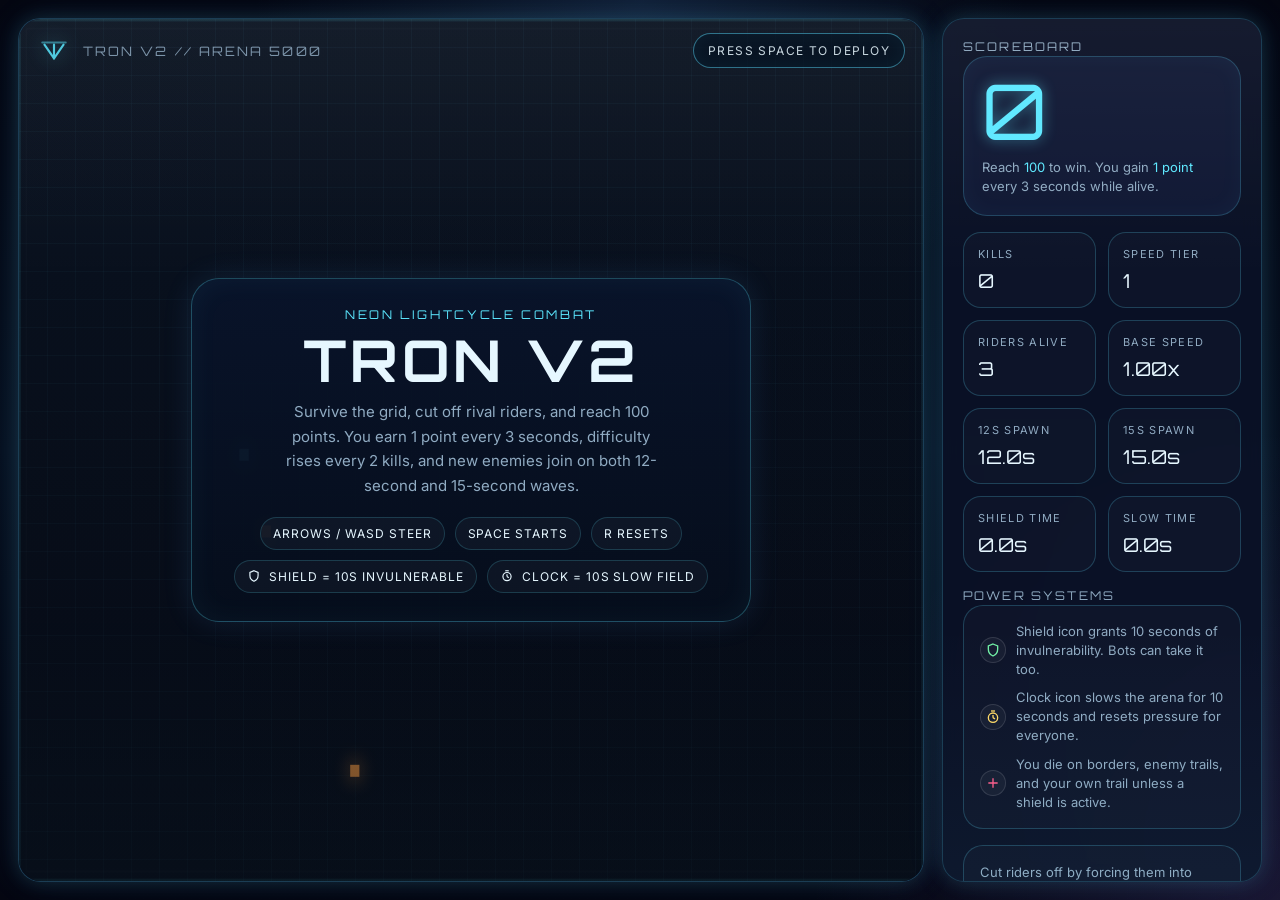
<file: pages/game.html>
<!DOCTYPE html>
<html lang="en" data-theme="dark">
<head>
  <meta charset="UTF-8" />
  <meta name="viewport" content="width=device-width, initial-scale=1.0" />
  <title>Tron V2</title>
  <link rel="preconnect" href="https://fonts.googleapis.com">
  <link rel="preconnect" href="https://fonts.gstatic.com" crossorigin>
  <link href="https://fonts.googleapis.com/css2?family=Orbitron:wght@500;700;800&family=Inter:wght@400;500;600;700&display=swap" rel="stylesheet">
  <style>
    :root {
      --bg: #050816;
      --bg-2: #0a1022;
      --panel: rgba(11, 18, 39, 0.88);
      --panel-2: rgba(18, 28, 59, 0.74);
      --line: rgba(92, 222, 255, 0.22);
      --line-strong: rgba(92, 222, 255, 0.55);
      --text: #e6f7ff;
      --muted: #90abc2;
      --cyan: #5ce8ff;
      --blue: #57a7ff;
      --gold: #ffd966;
      --orange: #ff9f43;
      --green: #72f1a6;
      --red: #ff5c8a;
      --violet: #9a7cff;
      --shadow: 0 0 20px rgba(92, 232, 255, 0.15), 0 0 40px rgba(87, 167, 255, 0.08);
      --radius: 22px;
    }

    * { box-sizing: border-box; }
    html, body { margin: 0; height: 100%; overflow: hidden; }
    body {
      font-family: Inter, system-ui, sans-serif;
      color: var(--text);
      background:
        radial-gradient(circle at top, rgba(87,167,255,0.16), transparent 35%),
        radial-gradient(circle at bottom right, rgba(154,124,255,0.14), transparent 30%),
        linear-gradient(180deg, #040611 0%, #07101f 50%, #040611 100%);
    }

    .shell {
      display: grid;
      grid-template-columns: minmax(0, 1fr) 320px;
      height: 100vh;
      gap: 18px;
      padding: 18px;
    }

    .arena-wrap, .hud {
      background: var(--panel);
      border: 1px solid var(--line);
      border-radius: var(--radius);
      box-shadow: var(--shadow);
      backdrop-filter: blur(10px);
      position: relative;
      overflow: hidden;
    }

    .arena-wrap::before, .hud::before {
      content: "";
      position: absolute;
      inset: 0;
      background: linear-gradient(180deg, rgba(255,255,255,0.05), transparent 30%, transparent 70%, rgba(92,232,255,0.04));
      pointer-events: none;
    }

    .arena-top {
      position: absolute;
      top: 14px;
      left: 18px;
      right: 18px;
      display: flex;
      justify-content: space-between;
      align-items: center;
      z-index: 2;
      pointer-events: none;
    }

    .brand {
      display: flex;
      align-items: center;
      gap: 12px;
      font-family: Orbitron, sans-serif;
      letter-spacing: 0.16em;
      text-transform: uppercase;
      font-size: 13px;
      color: var(--muted);
    }

    .brand svg {
      width: 34px;
      height: 34px;
      color: var(--cyan);
      filter: drop-shadow(0 0 10px rgba(92,232,255,0.45));
    }

    .status-banner {
      padding: 9px 14px;
      border-radius: 999px;
      border: 1px solid var(--line-strong);
      background: rgba(6, 20, 36, 0.72);
      font-size: 12px;
      letter-spacing: 0.12em;
      text-transform: uppercase;
      color: var(--text);
      box-shadow: inset 0 0 20px rgba(92, 232, 255, 0.06);
    }

    canvas {
      width: 100%;
      height: 100%;
      display: block;
      background:
        linear-gradient(180deg, rgba(255,255,255,0.02), rgba(255,255,255,0.01)),
        linear-gradient(90deg, rgba(92,232,255,0.04) 1px, transparent 1px),
        linear-gradient(rgba(92,232,255,0.04) 1px, transparent 1px),
        linear-gradient(180deg, #06101f 0%, #070d19 100%);
      background-size: auto, 28px 28px, 28px 28px, auto;
      border-radius: var(--radius);
    }

    .overlay {
      position: absolute;
      inset: 0;
      display: grid;
      place-items: center;
      padding: 24px;
      background: linear-gradient(180deg, rgba(2, 6, 16, 0.12), rgba(2, 6, 16, 0.55));
      text-align: center;
      z-index: 3;
      transition: opacity 180ms ease;
    }

    .overlay.hidden { opacity: 0; pointer-events: none; }

    .overlay-card {
      width: min(560px, 100%);
      padding: 28px;
      border-radius: 28px;
      border: 1px solid rgba(92, 232, 255, 0.28);
      background: linear-gradient(180deg, rgba(9, 20, 42, 0.96), rgba(6, 14, 28, 0.94));
      box-shadow: 0 0 30px rgba(87, 167, 255, 0.12), inset 0 0 30px rgba(92, 232, 255, 0.05);
    }

    .eyebrow {
      font-family: Orbitron, sans-serif;
      color: var(--cyan);
      letter-spacing: 0.22em;
      text-transform: uppercase;
      font-size: 12px;
      margin-bottom: 10px;
    }

    h1 {
      margin: 0 0 10px;
      font-family: Orbitron, sans-serif;
      font-size: clamp(2rem, 5vw, 3.6rem);
      line-height: 1;
      letter-spacing: 0.06em;
      text-transform: uppercase;
    }

    .overlay p {
      margin: 0 auto 18px;
      max-width: 44ch;
      color: var(--muted);
      font-size: 15px;
      line-height: 1.65;
    }

    .chip-row {
      display: flex;
      flex-wrap: wrap;
      justify-content: center;
      gap: 10px;
      margin-top: 18px;
    }

    .chip {
      display: inline-flex;
      align-items: center;
      gap: 8px;
      padding: 8px 12px;
      border-radius: 999px;
      border: 1px solid rgba(92, 232, 255, 0.18);
      background: rgba(255,255,255,0.03);
      color: var(--text);
      font-size: 12px;
      text-transform: uppercase;
      letter-spacing: 0.08em;
    }

    .chip svg { width: 14px; height: 14px; }

    .hud {
      padding: 20px;
      display: flex;
      flex-direction: column;
      gap: 16px;
    }

    .hud-title {
      font-family: Orbitron, sans-serif;
      text-transform: uppercase;
      letter-spacing: 0.18em;
      font-size: 12px;
      color: var(--muted);
      margin-bottom: 2px;
    }

    .score-block {
      border: 1px solid var(--line);
      border-radius: 24px;
      padding: 18px;
      background: var(--panel-2);
      box-shadow: inset 0 0 24px rgba(92,232,255,0.04);
    }

    .score-value {
      font-family: Orbitron, sans-serif;
      font-size: clamp(2.8rem, 9vw, 4.8rem);
      line-height: 0.95;
      color: var(--cyan);
      text-shadow: 0 0 14px rgba(92,232,255,0.45);
    }

    .score-caption {
      margin-top: 10px;
      color: var(--muted);
      font-size: 13px;
      line-height: 1.5;
    }

    .stat-grid {
      display: grid;
      grid-template-columns: 1fr 1fr;
      gap: 12px;
    }

    .stat {
      border: 1px solid var(--line);
      border-radius: 18px;
      padding: 14px;
      background: rgba(255,255,255,0.02);
    }

    .stat .label {
      font-size: 11px;
      text-transform: uppercase;
      letter-spacing: 0.12em;
      color: var(--muted);
      margin-bottom: 8px;
    }

    .stat .value {
      font-family: Orbitron, sans-serif;
      font-size: 1.2rem;
      color: var(--text);
    }

    .legend {
      display: grid;
      gap: 10px;
      padding: 16px;
      border-radius: 20px;
      border: 1px solid var(--line);
      background: rgba(255,255,255,0.02);
    }

    .legend-item {
      display: grid;
      grid-template-columns: 26px 1fr;
      gap: 10px;
      align-items: center;
      color: var(--muted);
      font-size: 13px;
      line-height: 1.45;
    }

    .icon-badge {
      width: 26px;
      height: 26px;
      border-radius: 999px;
      display: grid;
      place-items: center;
      border: 1px solid rgba(255,255,255,0.12);
      background: rgba(255,255,255,0.04);
      color: var(--text);
    }

    .icon-badge svg { width: 16px; height: 16px; }

    .footer-note {
      margin-top: auto;
      padding: 16px;
      border-radius: 20px;
      border: 1px solid var(--line);
      background: rgba(255,255,255,0.02);
      color: var(--muted);
      font-size: 13px;
      line-height: 1.55;
    }

    .accent { color: var(--cyan); }
    .gold { color: var(--gold); }
    .green { color: var(--green); }
    .red { color: var(--red); }

    @media (max-width: 960px) {
      .shell {
        grid-template-columns: 1fr;
        grid-template-rows: minmax(0, 1fr) auto;
        height: 100dvh;
      }
      .hud {
        max-height: 40dvh;
        overflow: auto;
      }
      .score-value { font-size: 3rem; }
    }
  </style>
</head>
<body>
  <div class="shell">
    <main class="arena-wrap">
      <div class="arena-top">
        <div class="brand" aria-label="Tron V2 logo">
          <svg viewBox="0 0 64 64" fill="none" stroke="currentColor" stroke-width="4" stroke-linecap="round" stroke-linejoin="round" aria-hidden="true">
            <path d="M10 16h44" opacity="0.55"></path>
            <path d="M14 20l18 26 18-26"></path>
            <path d="M32 46V20"></path>
          </svg>
          <span>Tron V2 // Arena 5000</span>
        </div>
        <div class="status-banner" id="banner">Press Space to deploy</div>
      </div>
      <canvas id="game" width="980" height="720" aria-label="Tron game arena"></canvas>
      <div class="overlay" id="overlay">
        <div class="overlay-card">
          <div class="eyebrow">Neon lightcycle combat</div>
          <h1>Tron V2</h1>
          <p>Survive the grid, cut off rival riders, and reach 100 points. You earn 1 point every 3 seconds, difficulty rises every 2 kills, and new enemies join on both 12-second and 15-second waves.</p>
          <div class="chip-row">
            <div class="chip">Arrows / WASD steer</div>
            <div class="chip">Space starts</div>
            <div class="chip">R resets</div>
            <div class="chip">
              <svg viewBox="0 0 24 24" fill="none" stroke="currentColor" stroke-width="2"><path d="M12 3l7 3v5c0 5-3.5 8.5-7 10-3.5-1.5-7-5-7-10V6l7-3z"></path></svg>
              Shield = 10s invulnerable
            </div>
            <div class="chip">
              <svg viewBox="0 0 24 24" fill="none" stroke="currentColor" stroke-width="2"><circle cx="12" cy="13" r="7"></circle><path d="M12 13V9"></path><path d="M12 13l3 2"></path><path d="M9 3h6"></path></svg>
              Clock = 10s slow field
            </div>
          </div>
        </div>
      </div>
    </main>

    <aside class="hud">
      <div>
        <div class="hud-title">Scoreboard</div>
        <div class="score-block">
          <div class="score-value" id="score">0</div>
          <div class="score-caption">Reach <span class="accent">100</span> to win. You gain <span class="accent">1 point</span> every 3 seconds while alive.</div>
        </div>
      </div>

      <div class="stat-grid">
        <div class="stat"><div class="label">Kills</div><div class="value" id="kills">0</div></div>
        <div class="stat"><div class="label">Speed tier</div><div class="value" id="speedTier">1</div></div>
        <div class="stat"><div class="label">Riders alive</div><div class="value" id="ridersAlive">0</div></div>
        <div class="stat"><div class="label">Base speed</div><div class="value" id="baseSpeed">1.00x</div></div>
        <div class="stat"><div class="label">12s spawn</div><div class="value" id="spawn12">12.0s</div></div>
        <div class="stat"><div class="label">15s spawn</div><div class="value" id="spawn15">15.0s</div></div>
        <div class="stat"><div class="label">Shield time</div><div class="value" id="shieldTime">0.0s</div></div>
        <div class="stat"><div class="label">Slow time</div><div class="value" id="slowTime">0.0s</div></div>
      </div>

      <div>
        <div class="hud-title">Power systems</div>
        <div class="legend">
          <div class="legend-item">
            <div class="icon-badge green">
              <svg viewBox="0 0 24 24" fill="none" stroke="currentColor" stroke-width="2"><path d="M12 3l7 3v5c0 5-3.5 8.5-7 10-3.5-1.5-7-5-7-10V6l7-3z"></path></svg>
            </div>
            <div>Shield icon grants 10 seconds of invulnerability. Bots can take it too.</div>
          </div>
          <div class="legend-item">
            <div class="icon-badge gold">
              <svg viewBox="0 0 24 24" fill="none" stroke="currentColor" stroke-width="2"><circle cx="12" cy="13" r="7"></circle><path d="M12 13V9"></path><path d="M12 13l3 2"></path><path d="M9 3h6"></path></svg>
            </div>
            <div>Clock icon slows the arena for 10 seconds and resets pressure for everyone.</div>
          </div>
          <div class="legend-item">
            <div class="icon-badge red">
              <svg viewBox="0 0 24 24" fill="none" stroke="currentColor" stroke-width="2"><path d="M5 12h14"></path><path d="M12 5v14"></path></svg>
            </div>
            <div>You die on borders, enemy trails, and your own trail unless a shield is active.</div>
          </div>
        </div>
      </div>

      <div class="footer-note">
        Cut riders off by forcing them into trails or walls. The arena gets faster every <span class="accent">2 kills</span>, and reinforcements arrive on <span class="accent">12s</span> and <span class="accent">15s</span> cycles. Inspired by classic canvas-based Tron browser builds and sci-fi HUD concepts. [web:7][web:9][web:12]
      </div>
    </aside>
  </div>

  <script>
    const canvas = document.getElementById('game');
    const ctx = canvas.getContext('2d');
    const overlay = document.getElementById('overlay');
    const banner = document.getElementById('banner');

    const UI = {
      score: document.getElementById('score'),
      kills: document.getElementById('kills'),
      speedTier: document.getElementById('speedTier'),
      baseSpeed: document.getElementById('baseSpeed'),
      ridersAlive: document.getElementById('ridersAlive'),
      spawn12: document.getElementById('spawn12'),
      spawn15: document.getElementById('spawn15'),
      shieldTime: document.getElementById('shieldTime'),
      slowTime: document.getElementById('slowTime')
    };

    const CELL = 8;
    const W = Math.floor(canvas.width / CELL);
    const H = Math.floor(canvas.height / CELL);
    const WIN_SCORE = 100;
    const SCORE_INTERVAL = 3000;
    const SHIELD_MS = 10000;
    const SLOW_MS = 10000;
    const SPAWN_12 = 12000;
    const SPAWN_15 = 15000;
    const BASE_STEP = 122;
    const STEP_DELTA = 8;
    const COLORS = ['#ff5c8a', '#57a7ff', '#ffd966', '#72f1a6', '#9a7cff', '#ff9f43', '#4df0ff'];
    const DIRS = {
      up: {x:0,y:-1},
      down: {x:0,y:1},
      left: {x:-1,y:0},
      right: {x:1,y:0}
    };

    let state;
    let trailMap;
    let particles = [];
    let lastFrame = 0;

    function resetState() {
      trailMap = Array.from({ length: W }, () => Array(H).fill(null));
      particles = [];
      state = {
        running: false,
        ended: false,
        won: false,
        score: 0,
        kills: 0,
        riders: [],
        lastScoreAt: performance.now(),
        nextSpawn12At: performance.now() + SPAWN_12,
        nextSpawn15At: performance.now() + SPAWN_15,
        slowUntil: 0,
        nextPowerAt: performance.now() + 4200,
        powerUps: [],
        message: 'Press Space to deploy'
      };
      spawnPlayer();
      for (let i = 0; i < 2; i++) spawnBot();
      updateUI(performance.now());
      overlay.classList.remove('hidden');
      banner.textContent = state.message;
    }

    function baseStepMs() {
      const tier = Math.floor(state.kills / 2);
      return Math.max(44, BASE_STEP - tier * STEP_DELTA);
    }

    function effectiveStepMs() {
      const slow = performance.now() < state.slowUntil;
      return baseStepMs() * (slow ? 1.45 : 1);
    }

    function randomOpenCell(margin = 8) {
      for (let tries = 0; tries < 500; tries++) {
        const x = Math.floor(Math.random() * (W - margin * 2)) + margin;
        const y = Math.floor(Math.random() * (H - margin * 2)) + margin;
        if (!trailMap[x][y] && !state.powerUps.some(p => p.x === x && p.y === y)) return { x, y };
      }
      return { x: Math.floor(W / 2), y: Math.floor(H / 2) };
    }

    function spawnPlayer() {
      const pos = { x: Math.floor(W * 0.25), y: Math.floor(H * 0.5) };
      const rider = makeRider('tron', '#5ce8ff', pos.x, pos.y, 'right', true);
      state.playerId = rider.id;
      state.riders.push(rider);
    }

    function spawnBot() {
      const pos = randomOpenCell(10);
      const dirs = ['up','down','left','right'];
      const color = COLORS[Math.floor(Math.random() * COLORS.length)];
      state.riders.push(makeRider('bot', color, pos.x, pos.y, dirs[Math.floor(Math.random() * dirs.length)], false));
    }

    function makeRider(type, color, x, y, dir, isPlayer) {
      return {
        id: crypto.randomUUID(),
        type,
        color,
        x,
        y,
        dir,
        nextDir: dir,
        alive: true,
        isPlayer,
        moveAt: performance.now() + 300,
        shieldUntil: 0
      };
    }

    function isOpposite(a, b) {
      return (a === 'up' && b === 'down') || (a === 'down' && b === 'up') || (a === 'left' && b === 'right') || (a === 'right' && b === 'left');
    }

    function setPlayerDir(dir) {
      const p = getPlayer();
      if (!p || !p.alive) return;
      if (!isOpposite(p.dir, dir)) p.nextDir = dir;
    }

    function getPlayer() {
      return state.riders.find(r => r.id === state.playerId);
    }

    function aliveRiders() {
      return state.riders.filter(r => r.alive);
    }

    function spawnPowerUp() {
      if (state.powerUps.length >= 3) return;
      const pos = randomOpenCell(6);
      const type = Math.random() < 0.5 ? 'shield' : 'slow';
      state.powerUps.push({ id: crypto.randomUUID(), type, x: pos.x, y: pos.y, bornAt: performance.now() });
    }

    function collectPowerUp(rider, power) {
      if (power.type === 'shield') {
        rider.shieldUntil = performance.now() + SHIELD_MS;
        burst(power.x, power.y, rider.color, 18);
      } else {
        state.slowUntil = performance.now() + SLOW_MS;
        burst(power.x, power.y, '#ffd966', 24);
      }
      state.powerUps = state.powerUps.filter(p => p.id !== power.id);
    }

    function killRider(rider, byId = null) {
      if (!rider.alive) return;
      rider.alive = false;
      burst(rider.x, rider.y, rider.color, 28);
      if (byId && byId === state.playerId && rider.id !== state.playerId) {
        state.kills += 1;
      }
      if (rider.id === state.playerId) {
        state.running = false;
        state.ended = true;
        state.won = false;
        state.message = 'Tron eliminated // Press R to reset';
        overlay.classList.remove('hidden');
      }
    }

    function burst(cx, cy, color, count) {
      for (let i = 0; i < count; i++) {
        particles.push({
          x: cx * CELL + CELL / 2,
          y: cy * CELL + CELL / 2,
          vx: (Math.random() - 0.5) * 3.5,
          vy: (Math.random() - 0.5) * 3.5,
          life: 28 + Math.random() * 18,
          color
        });
      }
    }

    function botChooseDir(bot) {
      if (!bot.alive) return;
      const options = ['up','down','left','right'].filter(d => !isOpposite(bot.dir, d));
      const player = getPlayer();
      const targetPower = nearestPower(bot);
      const target = targetPower || (player && player.alive ? { x: player.x, y: player.y } : null);

      let scored = options.map(dir => {
        const step = DIRS[dir];
        const nx = bot.x + step.x;
        const ny = bot.y + step.y;
        let score = evaluateCell(nx, ny, bot, 8);
        if (target) {
          const distNow = Math.abs(bot.x - target.x) + Math.abs(bot.y - target.y);
          const distNext = Math.abs(nx - target.x) + Math.abs(ny - target.y);
          score += (distNow - distNext) * (targetPower ? 3.2 : 1.1);
        }
        if (dir === bot.dir) score += 0.3;
        score += Math.random() * 0.5;
        return { dir, score };
      });

      scored.sort((a,b) => b.score - a.score);
      bot.nextDir = scored[0].dir;
    }

    function nearestPower(rider) {
      let best = null;
      let bestD = Infinity;
      for (const p of state.powerUps) {
        const d = Math.abs(rider.x - p.x) + Math.abs(rider.y - p.y);
        if (d < bestD) { bestD = d; best = p; }
      }
      return best;
    }

    function evaluateCell(x, y, rider, depth) {
      if (x < 0 || x >= W || y < 0 || y >= H) return rider.shieldUntil > performance.now() ? 2 : -1000;
      const occupied = trailMap[x][y];
      if (occupied && rider.shieldUntil <= performance.now()) return -1000;
      let open = 0;
      const queue = [[x, y, 0]];
      const seen = new Set([x + ',' + y]);
      while (queue.length) {
        const [cx, cy, d] = queue.shift();
        open += 1;
        if (d >= depth) continue;
        for (const step of Object.values(DIRS)) {
          const nx = cx + step.x;
          const ny = cy + step.y;
          const key = nx + ',' + ny;
          if (seen.has(key)) continue;
          if (nx < 0 || nx >= W || ny < 0 || ny >= H) continue;
          if (trailMap[nx][ny] && rider.shieldUntil <= performance.now()) continue;
          seen.add(key);
          queue.push([nx, ny, d + 1]);
        }
      }
      return open;
    }

    function moveRider(rider, now) {
      if (!rider.alive || now < rider.moveAt) return;
      rider.dir = rider.nextDir;
      const step = DIRS[rider.dir];
      const nx = rider.x + step.x;
      const ny = rider.y + step.y;
      const shielded = now < rider.shieldUntil;

      trailMap[rider.x][rider.y] = { riderId: rider.id, color: rider.color };

      if (nx < 0 || nx >= W || ny < 0 || ny >= H) {
        if (shielded) {
          rider.x = Math.max(0, Math.min(W - 1, nx));
          rider.y = Math.max(0, Math.min(H - 1, ny));
        } else {
          killRider(rider);
          return;
        }
      } else {
        const occupying = trailMap[nx][ny];
        if (occupying && !shielded) {
          killRider(rider, occupying.riderId);
          return;
        }
        rider.x = nx;
        rider.y = ny;
      }

      const power = state.powerUps.find(p => p.x === rider.x && p.y === rider.y);
      if (power) collectPowerUp(rider, power);

      rider.moveAt = now + effectiveStepMs();
    }

    function update(now) {
      if (!state.running) return;

      if (now - state.lastScoreAt >= SCORE_INTERVAL) {
        const gained = Math.floor((now - state.lastScoreAt) / SCORE_INTERVAL);
        state.score += gained;
        state.lastScoreAt += gained * SCORE_INTERVAL;
      }

      if (state.score >= WIN_SCORE) {
        state.score = WIN_SCORE;
        state.running = false;
        state.ended = true;
        state.won = true;
        state.message = 'Victory // 100 points reached';
        overlay.classList.remove('hidden');
      }

      if (now >= state.nextSpawn12At) {
        spawnBot();
        state.nextSpawn12At += SPAWN_12;
      }
      if (now >= state.nextSpawn15At) {
        spawnBot();
        state.nextSpawn15At += SPAWN_15;
      }
      if (now >= state.nextPowerAt) {
        spawnPowerUp();
        state.nextPowerAt = now + 5000 + Math.random() * 3500;
      }

      for (const rider of state.riders) {
        if (!rider.isPlayer) botChooseDir(rider);
      }
      for (const rider of state.riders) moveRider(rider, now);

      particles = particles.filter(p => {
        p.x += p.vx;
        p.y += p.vy;
        p.life -= 1;
        return p.life > 0;
      });

      const player = getPlayer();
      if (!player || !player.alive) {
        state.running = false;
        state.ended = true;
        state.won = false;
        state.message = 'Tron eliminated // Press R to reset';
        overlay.classList.remove('hidden');
      }

      banner.textContent = now < state.slowUntil ? 'Grid slowed // 10s distortion active' : state.ended ? state.message : 'Grid live // survive and cut them off';
      updateUI(now);
    }

    function draw(now) {
      ctx.clearRect(0, 0, canvas.width, canvas.height);

      drawArenaGlow();
      drawTrails();
      drawPowerUps(now);
      drawRiders(now);
      drawParticles();
      drawEdgeFrame();
    }

    function drawArenaGlow() {
      ctx.save();
      ctx.strokeStyle = 'rgba(92,232,255,0.12)';
      ctx.lineWidth = 2;
      ctx.strokeRect(1, 1, canvas.width - 2, canvas.height - 2);
      ctx.restore();
    }

    function drawTrails() {
      for (let x = 0; x < W; x++) {
        for (let y = 0; y < H; y++) {
          const cell = trailMap[x][y];
          if (!cell) continue;
          const px = x * CELL;
          const py = y * CELL;
          ctx.fillStyle = cell.color;
          ctx.shadowBlur = 12;
          ctx.shadowColor = cell.color;
          ctx.fillRect(px + 1, py + 1, CELL - 2, CELL - 2);
        }
      }
      ctx.shadowBlur = 0;
    }

    function drawRiders(now) {
      for (const rider of state.riders) {
        if (!rider.alive) continue;
        const px = rider.x * CELL + CELL / 2;
        const py = rider.y * CELL + CELL / 2;
        const shielded = now < rider.shieldUntil;
        ctx.save();
        if (shielded) {
          ctx.beginPath();
          ctx.arc(px, py, CELL * 1.15, 0, Math.PI * 2);
          ctx.strokeStyle = '#72f1a6';
          ctx.lineWidth = 2;
          ctx.shadowBlur = 16;
          ctx.shadowColor = '#72f1a6';
          ctx.stroke();
        }
        ctx.fillStyle = rider.color;
        ctx.shadowBlur = 18;
        ctx.shadowColor = rider.color;
        ctx.fillRect(rider.x * CELL - 1, rider.y * CELL - 1, CELL + 2, CELL + 2);
        ctx.restore();
      }
      ctx.shadowBlur = 0;
    }

    function drawPowerUps(now) {
      for (const power of state.powerUps) {
        const px = power.x * CELL + CELL / 2;
        const py = power.y * CELL + CELL / 2;
        const pulse = 1 + Math.sin((now - power.bornAt) / 220) * 0.18;
        ctx.save();
        ctx.translate(px, py);
        ctx.scale(pulse, pulse);
        ctx.lineWidth = 1.8;
        ctx.shadowBlur = 14;
        if (power.type === 'shield') {
          ctx.strokeStyle = '#72f1a6';
          ctx.shadowColor = '#72f1a6';
          ctx.beginPath();
          ctx.moveTo(0, -6);
          ctx.lineTo(5, -4);
          ctx.lineTo(5, 0);
          ctx.quadraticCurveTo(5, 5, 0, 7);
          ctx.quadraticCurveTo(-5, 5, -5, 0);
          ctx.lineTo(-5, -4);
          ctx.closePath();
          ctx.stroke();
        } else {
          ctx.strokeStyle = '#ffd966';
          ctx.shadowColor = '#ffd966';
          ctx.beginPath();
          ctx.arc(0, 1, 6, 0, Math.PI * 2);
          ctx.stroke();
          ctx.beginPath();
          ctx.moveTo(0, -7);
          ctx.lineTo(0, -10);
          ctx.moveTo(-3, -10);
          ctx.lineTo(3, -10);
          ctx.moveTo(0, 1);
          ctx.lineTo(0, -2);
          ctx.moveTo(0, 1);
          ctx.lineTo(3, 3);
          ctx.stroke();
        }
        ctx.restore();
      }
      ctx.shadowBlur = 0;
    }

    function drawParticles() {
      for (const p of particles) {
        ctx.fillStyle = p.color;
        ctx.globalAlpha = Math.max(0, p.life / 46);
        ctx.shadowBlur = 10;
        ctx.shadowColor = p.color;
        ctx.fillRect(p.x, p.y, 2.4, 2.4);
      }
      ctx.globalAlpha = 1;
      ctx.shadowBlur = 0;
    }

    function drawEdgeFrame() {
      ctx.save();
      ctx.strokeStyle = 'rgba(255,255,255,0.04)';
      ctx.strokeRect(8, 8, canvas.width - 16, canvas.height - 16);
      ctx.restore();
    }

    function updateUI(now) {
      UI.score.textContent = state.score;
      UI.kills.textContent = state.kills;
      UI.speedTier.textContent = Math.floor(state.kills / 2) + 1;
      UI.baseSpeed.textContent = (BASE_STEP / baseStepMs()).toFixed(2) + 'x';
      UI.ridersAlive.textContent = aliveRiders().length;
      UI.spawn12.textContent = Math.max(0, (state.nextSpawn12At - now) / 1000).toFixed(1) + 's';
      UI.spawn15.textContent = Math.max(0, (state.nextSpawn15At - now) / 1000).toFixed(1) + 's';
      const player = getPlayer();
      UI.shieldTime.textContent = player ? Math.max(0, (player.shieldUntil - now) / 1000).toFixed(1) + 's' : '0.0s';
      UI.slowTime.textContent = Math.max(0, (state.slowUntil - now) / 1000).toFixed(1) + 's';
      if (state.ended) {
        document.querySelector('.overlay p').textContent = state.won
          ? 'You hit 100 points and owned the arena. Press R to reboot the grid and run it again.'
          : 'The light trail closed in. Press R to reboot the arena and try another run.';
      }
    }

    function frame(now) {
      if (!lastFrame) lastFrame = now;
      update(now);
      draw(now);
      requestAnimationFrame(frame);
    }

    document.addEventListener('keydown', (e) => {
      const key = e.key.toLowerCase();
      if (key === 'arrowup' || key === 'w') setPlayerDir('up');
      if (key === 'arrowdown' || key === 's') setPlayerDir('down');
      if (key === 'arrowleft' || key === 'a') setPlayerDir('left');
      if (key === 'arrowright' || key === 'd') setPlayerDir('right');
      if (key === 'r') resetState();
      if (key === ' ') {
        e.preventDefault();
        if (!state.running && !state.ended) {
          state.running = true;
          overlay.classList.add('hidden');
          state.message = 'Grid live // survive and cut them off';
          banner.textContent = state.message;
        }
      }
    });

    resetState();
    requestAnimationFrame(frame);
  </script>
</body>
</html>
</file>
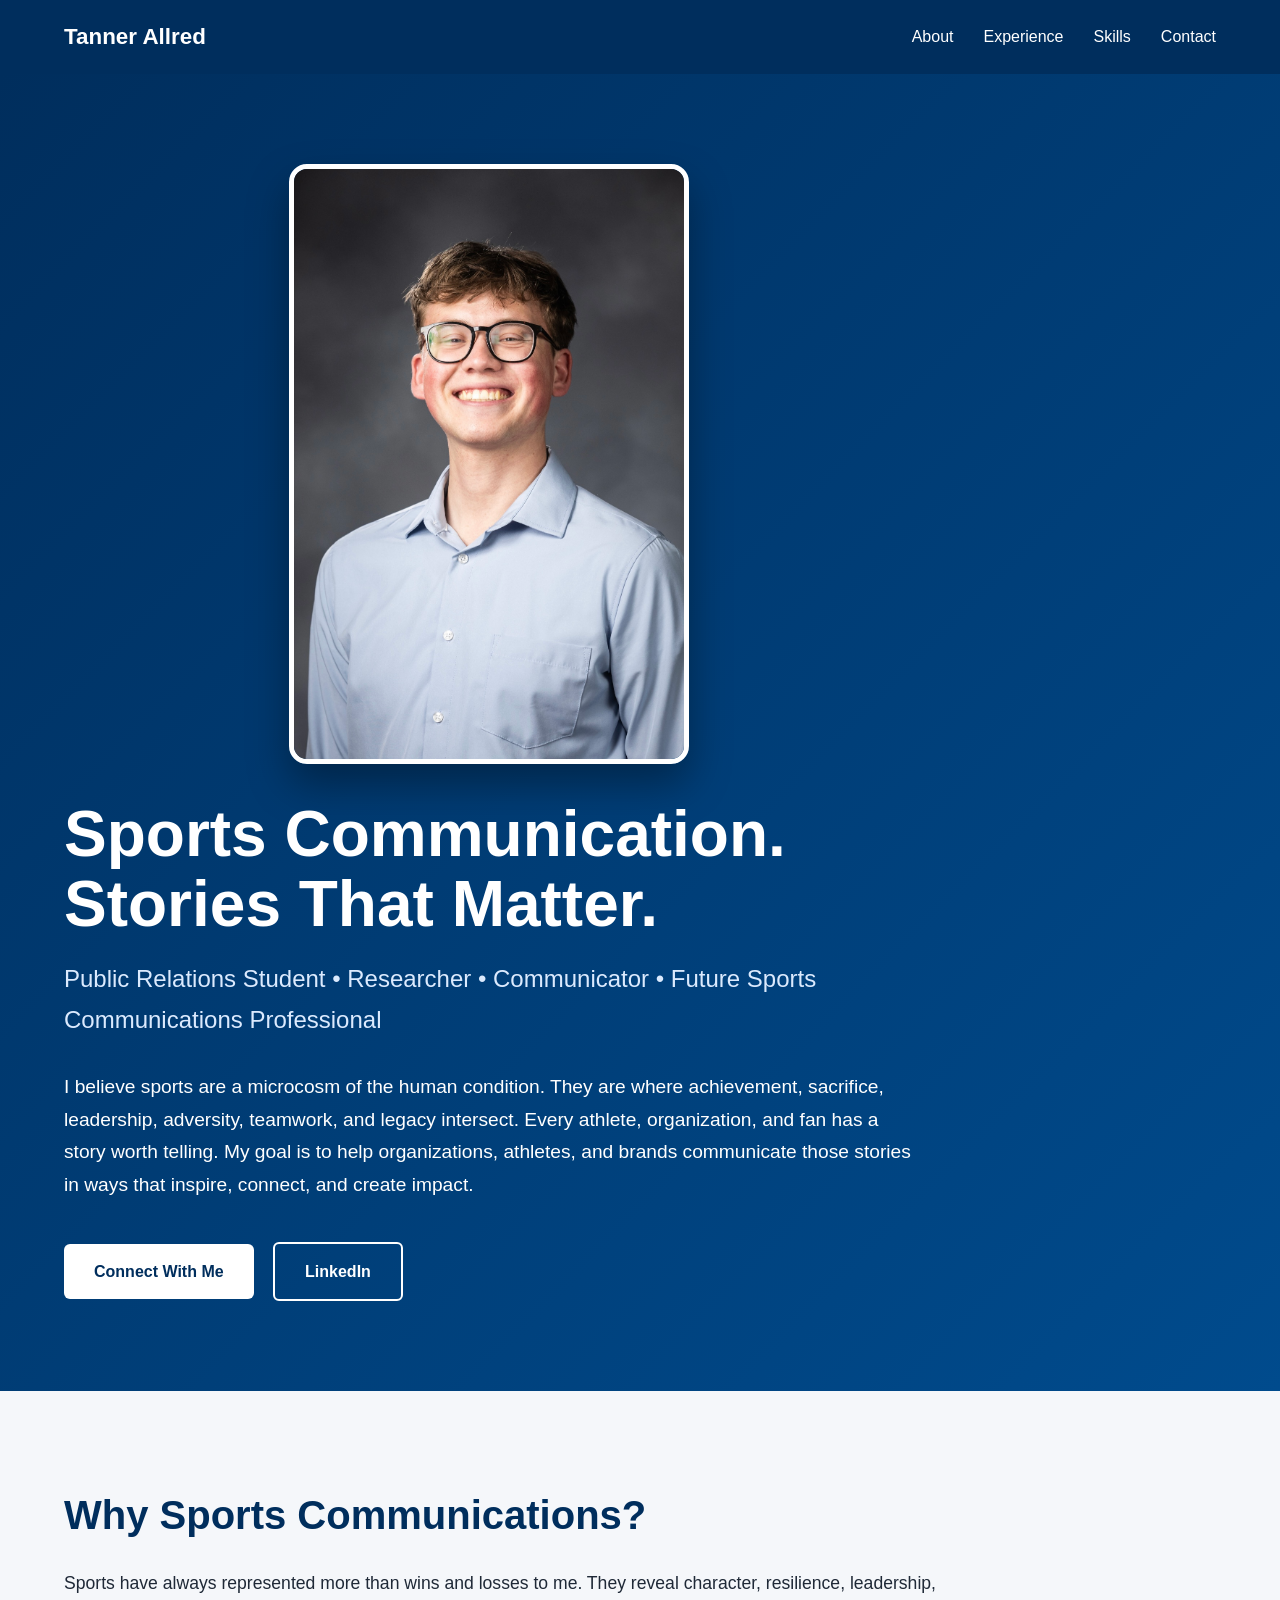
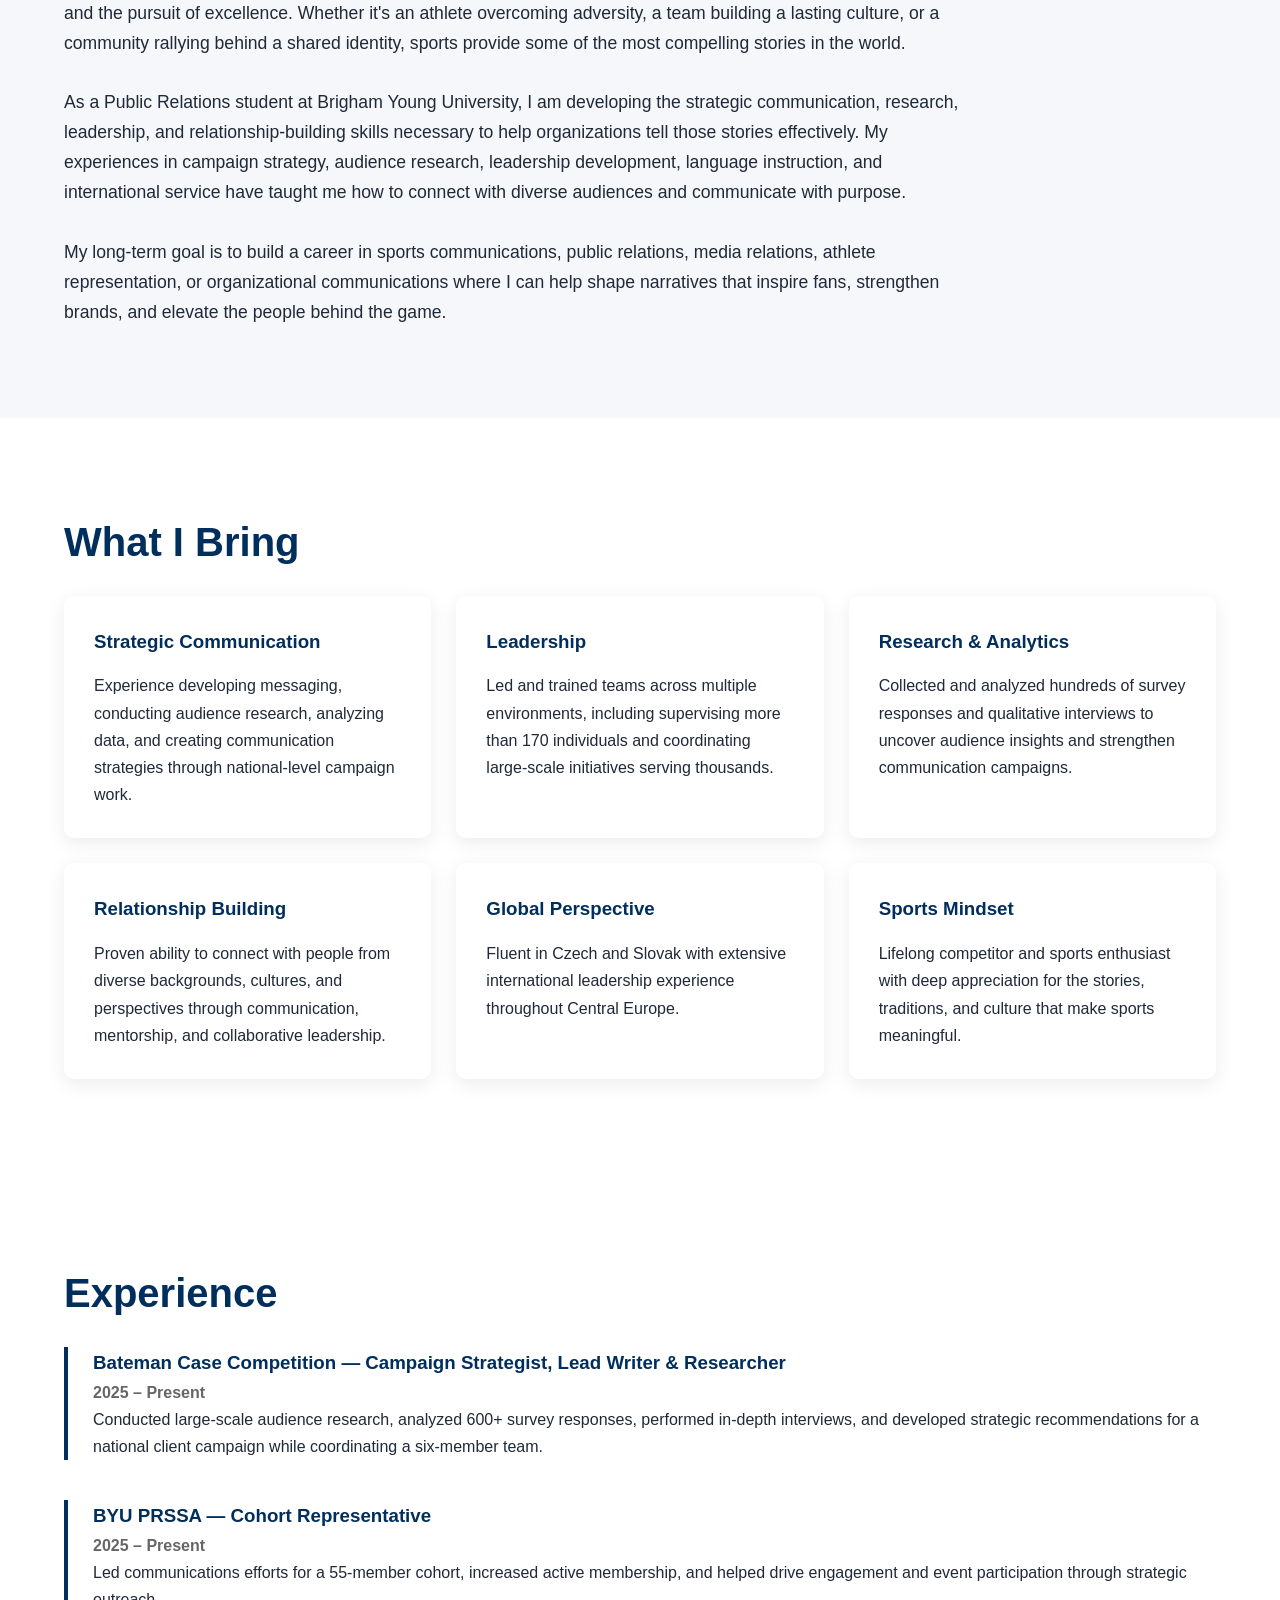
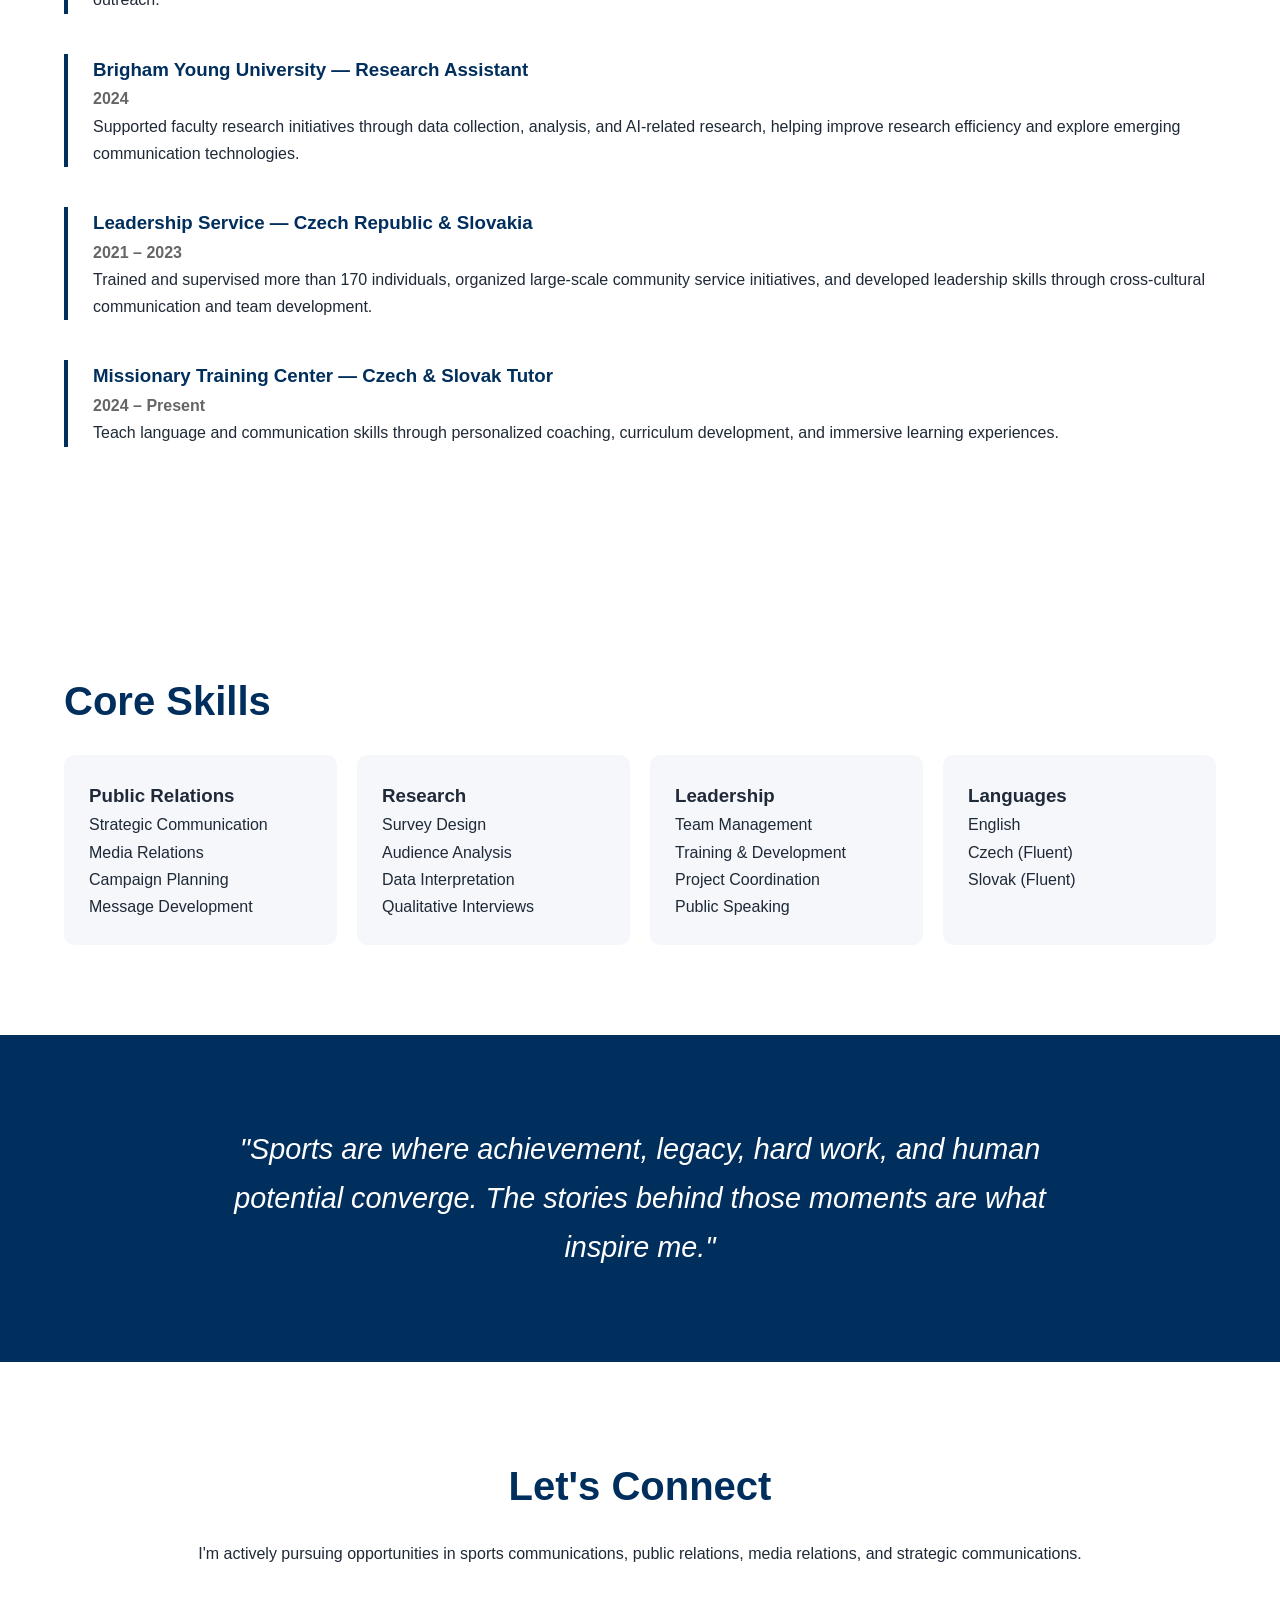
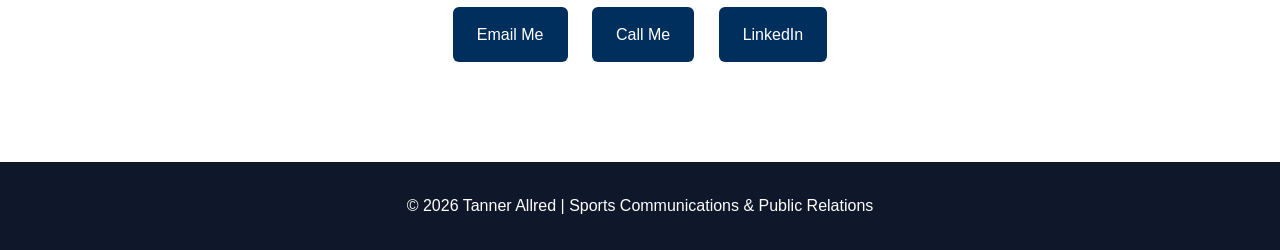
<file: pages/resume.html>
<!DOCTYPE html>
<html lang="en">
<head>
<meta charset="UTF-8">
<meta name="viewport" content="width=device-width, initial-scale=1.0">
<title>Tanner Allred | Sports Communications</title>

<style>
:root{
    --navy:#002E5D;
    --navy-light:#004B8D;
    --white:#ffffff;
    --gray:#f5f7fa;
    --dark:#1f2937;
    --accent:#0F6CBD;
    --gold:#D4AF37;
}

*{
    margin:0;
    padding:0;
    box-sizing:border-box;
}

body{
    font-family: "Segoe UI", sans-serif;
    line-height:1.7;
    color:var(--dark);
    background:white;
}

.container{
    width:90%;
    max-width:1200px;
    margin:auto;
}

nav{
    background:var(--navy);
    position:sticky;
    top:0;
    z-index:1000;
}

nav .container{
    display:flex;
    justify-content:space-between;
    align-items:center;
    padding:18px 0;
}

.logo{
    color:white;
    font-size:1.4rem;
    font-weight:700;
}

.nav-links{
    display:flex;
    gap:30px;
}

.nav-links a{
    color:white;
    text-decoration:none;
    font-weight:500;
}

.hero{
    background:linear-gradient(135deg,var(--navy),var(--navy-light));
    color:white;
    min-height:90vh;
    display:flex;
    align-items:center;
}

.hero-content{
    max-width:850px;
}

.hero h1{
    font-size:4rem;
    line-height:1.1;
    margin-bottom:20px;
}

.hero h2{
    font-weight:400;
    margin-bottom:30px;
    color:#dbeafe;
}

.hero p{
    font-size:1.2rem;
    margin-bottom:40px;
}

.btn{
    display:inline-block;
    background:white;
    color:var(--navy);
    padding:14px 30px;
    border-radius:6px;
    text-decoration:none;
    font-weight:700;
    margin-right:15px;
}

.btn-outline{
    border:2px solid white;
    color:white;
    background:transparent;
}

section{
    padding:90px 0;
}

.section-title{
    font-size:2.5rem;
    color:var(--navy);
    margin-bottom:20px;
}

.section-subtitle{
    color:#666;
    margin-bottom:50px;
}

.about{
    background:var(--gray);
}

.about-text{
    max-width:900px;
    font-size:1.1rem;
}

.cards{
    display:grid;
    grid-template-columns:repeat(auto-fit,minmax(300px,1fr));
    gap:25px;
}

.card{
    background:white;
    padding:30px;
    border-radius:10px;
    box-shadow:0 5px 20px rgba(0,0,0,.08);
}

.card h3{
    color:var(--navy);
    margin-bottom:15px;
}

.timeline-item{
    border-left:4px solid var(--navy);
    padding-left:25px;
    margin-bottom:40px;
}

.timeline-item h3{
    color:var(--navy);
}

.timeline-item span{
    color:#666;
    font-weight:600;
}

.skills{
    display:grid;
    grid-template-columns:repeat(auto-fit,minmax(250px,1fr));
    gap:20px;
}

.skill-box{
    background:var(--gray);
    padding:25px;
    border-radius:10px;
}

.quote{
    background:var(--navy);
    color:white;
    text-align:center;
}

.quote p{
    font-size:1.8rem;
    max-width:900px;
    margin:auto;
    font-style:italic;
}

.contact{
    text-align:center;
}

.contact-links{
    margin-top:30px;
}

.contact-links a{
    display:inline-block;
    margin:10px;
    color:white;
    background:var(--navy);
    text-decoration:none;
    padding:14px 24px;
    border-radius:6px;
}

footer{
    background:#0f172a;
    color:white;
    text-align:center;
    padding:30px;
}

@media(max-width:768px){

.hero h1{
    font-size:2.8rem;
}

.nav-links{
    display:none;
}

}
</style>
</head>
<body>

<nav>
    <div class="container">
        <div class="logo">Tanner Allred</div>
        <div class="nav-links">
            <a href="#about">About</a>
            <a href="#experience">Experience</a>
            <a href="#skills">Skills</a>
            <a href="#contact">Contact</a>
        </div>
    </div>
</nav>

<section class="hero">
    <div class="container">
        <div class="hero-content">

    <img src="../images/headshot.jpeg" alt="Tanner Allred"
         style="
            width:400px;
        height:auto;
        border-radius:18px;
        border:5px solid white;
        box-shadow:0 20px 40px rgba(0,0,0,.35);
        margin-bottom:35px;
        display:block;
        margin-left:auto;
        margin-right:auto;
         ">

    <h1>Sports Communication.<br>Stories That Matter.</h1>



            <h2>Public Relations Student • Researcher • Communicator • Future Sports Communications Professional</h2>

            <p>
                I believe sports are a microcosm of the human condition. They are where achievement,
                sacrifice, leadership, adversity, teamwork, and legacy intersect. Every athlete,
                organization, and fan has a story worth telling. My goal is to help organizations,
                athletes, and brands communicate those stories in ways that inspire, connect, and create impact.
            </p>

            <a href="#contact" class="btn">Connect With Me</a>
            <a href="https://www.linkedin.com/in/tanner-allred" class="btn btn-outline">LinkedIn</a>
        </div>
    </div>
</section>

<section id="about" class="about">
    <div class="container">

        <h2 class="section-title">Why Sports Communications?</h2>

        <div class="about-text">
            <p>
                Sports have always represented more than wins and losses to me. They reveal character,
                resilience, leadership, and the pursuit of excellence. Whether it's an athlete overcoming
                adversity, a team building a lasting culture, or a community rallying behind a shared identity,
                sports provide some of the most compelling stories in the world.
            </p>

            <br>

            <p>
                As a Public Relations student at Brigham Young University, I am developing the strategic
                communication, research, leadership, and relationship-building skills necessary to help
                organizations tell those stories effectively. My experiences in campaign strategy, audience
                research, leadership development, language instruction, and international service have taught
                me how to connect with diverse audiences and communicate with purpose.
            </p>

            <br>

            <p>
                My long-term goal is to build a career in sports communications, public relations,
                media relations, athlete representation, or organizational communications where I can help
                shape narratives that inspire fans, strengthen brands, and elevate the people behind the game.
            </p>

        </div>

    </div>
</section>

<section>
    <div class="container">

        <h2 class="section-title">What I Bring</h2>

        <div class="cards">

            <div class="card">
                <h3>Strategic Communication</h3>
                <p>
                    Experience developing messaging, conducting audience research,
                    analyzing data, and creating communication strategies through
                    national-level campaign work.
                </p>
            </div>

            <div class="card">
                <h3>Leadership</h3>
                <p>
                    Led and trained teams across multiple environments, including
                    supervising more than 170 individuals and coordinating
                    large-scale initiatives serving thousands.
                </p>
            </div>

            <div class="card">
                <h3>Research & Analytics</h3>
                <p>
                    Collected and analyzed hundreds of survey responses and
                    qualitative interviews to uncover audience insights and
                    strengthen communication campaigns.
                </p>
            </div>

            <div class="card">
                <h3>Relationship Building</h3>
                <p>
                    Proven ability to connect with people from diverse backgrounds,
                    cultures, and perspectives through communication, mentorship,
                    and collaborative leadership.
                </p>
            </div>

            <div class="card">
                <h3>Global Perspective</h3>
                <p>
                    Fluent in Czech and Slovak with extensive international
                    leadership experience throughout Central Europe.
                </p>
            </div>

            <div class="card">
                <h3>Sports Mindset</h3>
                <p>
                    Lifelong competitor and sports enthusiast with deep appreciation
                    for the stories, traditions, and culture that make sports meaningful.
                </p>
            </div>

        </div>

    </div>
</section>

<section id="experience">
    <div class="container">

        <h2 class="section-title">Experience</h2>

        <div class="timeline-item">
            <h3>Bateman Case Competition — Campaign Strategist, Lead Writer & Researcher</h3>
            <span>2025 – Present</span>
            <p>
                Conducted large-scale audience research, analyzed 600+ survey responses,
                performed in-depth interviews, and developed strategic recommendations
                for a national client campaign while coordinating a six-member team.
            </p>
        </div>

        <div class="timeline-item">
            <h3>BYU PRSSA — Cohort Representative</h3>
            <span>2025 – Present</span>
            <p>
                Led communications efforts for a 55-member cohort, increased active
                membership, and helped drive engagement and event participation
                through strategic outreach.
            </p>
        </div>

        <div class="timeline-item">
            <h3>Brigham Young University — Research Assistant</h3>
            <span>2024</span>
            <p>
                Supported faculty research initiatives through data collection,
                analysis, and AI-related research, helping improve research efficiency
                and explore emerging communication technologies.
            </p>
        </div>

        <div class="timeline-item">
            <h3>Leadership Service — Czech Republic & Slovakia</h3>
            <span>2021 – 2023</span>
            <p>
                Trained and supervised more than 170 individuals, organized large-scale
                community service initiatives, and developed leadership skills through
                cross-cultural communication and team development.
            </p>
        </div>

        <div class="timeline-item">
            <h3>Missionary Training Center — Czech & Slovak Tutor</h3>
            <span>2024 – Present</span>
            <p>
                Teach language and communication skills through personalized coaching,
                curriculum development, and immersive learning experiences.
            </p>
        </div>

    </div>
</section>

<section id="skills">
    <div class="container">

        <h2 class="section-title">Core Skills</h2>

        <div class="skills">

            <div class="skill-box">
                <h3>Public Relations</h3>
                Strategic Communication<br>
                Media Relations<br>
                Campaign Planning<br>
                Message Development
            </div>

            <div class="skill-box">
                <h3>Research</h3>
                Survey Design<br>
                Audience Analysis<br>
                Data Interpretation<br>
                Qualitative Interviews
            </div>

            <div class="skill-box">
                <h3>Leadership</h3>
                Team Management<br>
                Training & Development<br>
                Project Coordination<br>
                Public Speaking
            </div>

            <div class="skill-box">
                <h3>Languages</h3>
                English<br>
                Czech (Fluent)<br>
                Slovak (Fluent)
            </div>

        </div>

    </div>
</section>

<section class="quote">
    <div class="container">
        <p>
            "Sports are where achievement, legacy, hard work, and human potential
            converge. The stories behind those moments are what inspire me."
        </p>
    </div>
</section>

<section id="contact" class="contact">
    <div class="container">

        <h2 class="section-title">Let's Connect</h2>

        <p>
            I'm actively pursuing opportunities in sports communications,
            public relations, media relations, and strategic communications.
        </p>

        <div class="contact-links">
            <a href="mailto:tanner.allred19@gmail.com">Email Me</a>
            <a href="tel:8013617882">Call Me</a>
            <a href="https://www.linkedin.com/in/tanner-allred">LinkedIn</a>
        </div>

    </div>
</section>

<footer>
    © 2026 Tanner Allred | Sports Communications & Public Relations
</footer>

</body>
</html>
</file>
